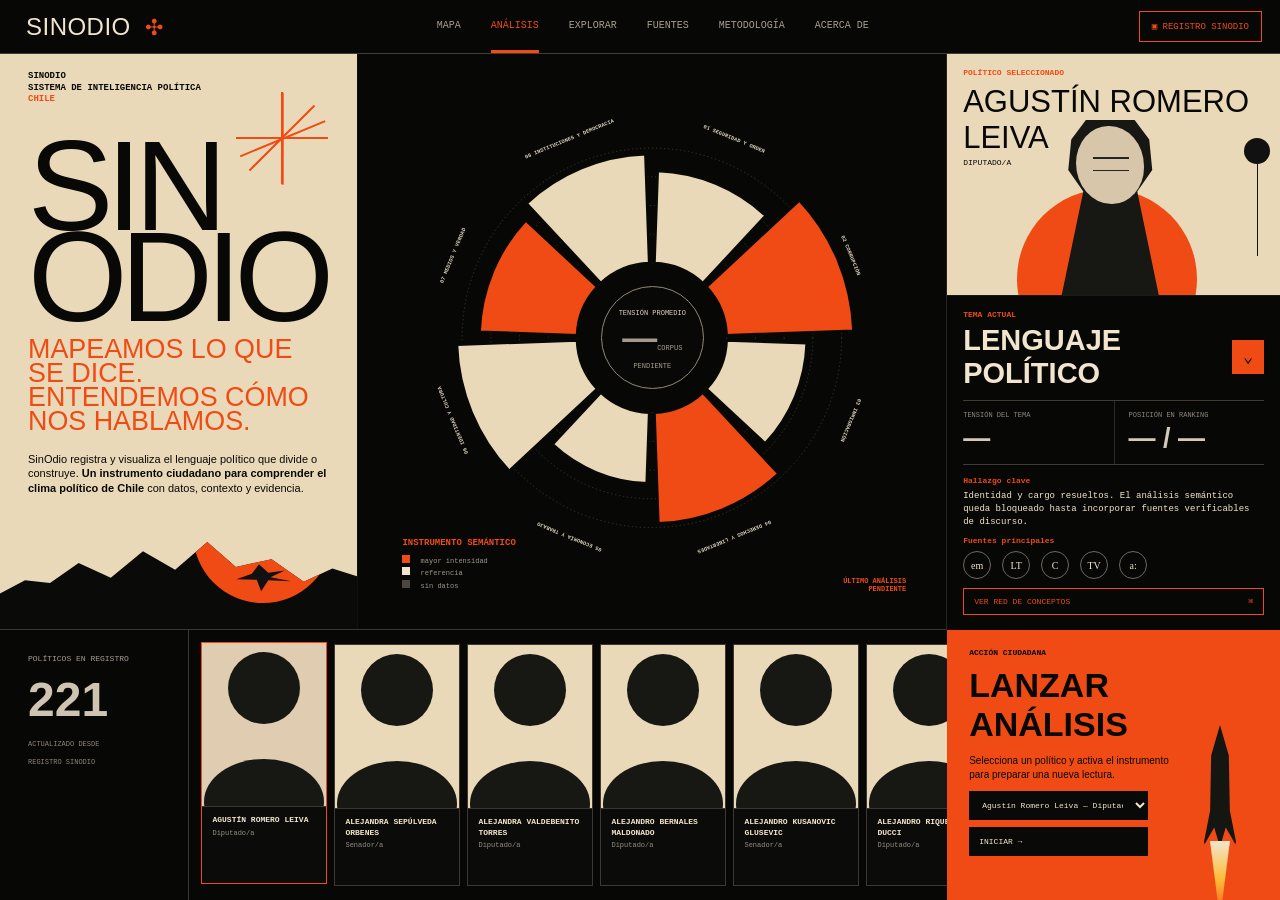
<file: sinodio-v2.html>
<!doctype html>
<html lang="es">
<head>
<meta charset="utf-8">
<meta name="viewport" content="width=device-width,initial-scale=1">
<title>SinOdio — Observatorio del lenguaje político</title>
<style>
:root{--orange:#f04b14;--orange2:#d63a09;--black:#080906;--cream:#ead9b8;--paper:#f2e5cd;--muted:#9e9587;--line:#39352e}
*{box-sizing:border-box}html,body{margin:0;min-height:100%;background:#050604;color:var(--paper);font-family:"Arial Narrow","Andale Mono","Courier New",monospace}button,select{font:inherit}.app{min-height:100vh;background:var(--black);overflow:hidden}.topbar{height:54px;background:#070805;border-bottom:1px solid #423d34;display:grid;grid-template-columns:28% 46% 26%;align-items:center}.top-logo{padding:0 26px;font-family:Impact,"Arial Black",sans-serif;font-size:24px;letter-spacing:.02em;color:var(--paper)}.top-logo i{color:var(--orange);font-style:normal;font-size:22px;margin-left:7px}.nav{height:100%;display:flex;align-items:center;justify-content:center;gap:30px;font-size:10px;text-transform:uppercase;color:#a89f90}.nav span{height:100%;display:flex;align-items:center;border-bottom:3px solid transparent;cursor:pointer}.nav span.active{color:var(--orange);border-color:var(--orange)}.register{justify-self:end;margin-right:18px;border:1px solid var(--orange);color:var(--orange);padding:9px 12px;font-size:9px;text-transform:uppercase}
.dashboard{height:calc(100vh - 54px);min-height:680px;display:grid;grid-template-columns:28% 46% 26%;grid-template-rows:68% 32%}.hero-left{grid-column:1;grid-row:1;background:var(--cream);color:var(--black);padding:17px 28px 0;position:relative;overflow:hidden;border-right:1px solid #111}.left-kicker{font-size:9px;font-weight:700;text-transform:uppercase;line-height:1.3}.left-kicker em{font-style:normal;color:var(--orange)}.sun{position:absolute;right:44px;top:52px;width:64px;height:64px}.sun:before,.sun:after{content:"";position:absolute;left:50%;top:-14px;height:92px;border-left:2px solid var(--orange)}.sun:after{transform:rotate(90deg)}.sun i,.sun i:before,.sun i:after{position:absolute;left:50%;top:-14px;height:92px;border-left:2px solid var(--orange);content:""}.sun i{transform:rotate(45deg)}.sun i:before{transform:rotate(22.5deg);left:-1px;top:0}.sun i:after{transform:rotate(-45deg);left:-1px;top:0}.brand{font-family:Impact,"Arial Black",sans-serif;font-size:clamp(78px,10vw,155px);line-height:.71;letter-spacing:-.055em;margin:35px 0 14px}.manifesto{font-family:Impact,"Arial Black",sans-serif;color:var(--orange);font-size:clamp(20px,2.1vw,34px);line-height:.9;text-transform:uppercase;max-width:330px}.desc{font-family:Arial,sans-serif;font-size:11px;line-height:1.35;max-width:315px;margin-top:18px}.desc b{font-weight:800}.terrain{position:absolute;left:0;right:0;bottom:0;height:23%;background:#0a0b08;clip-path:polygon(0 73%,7% 63%,14% 65%,22% 50%,31% 61%,40% 41%,49% 55%,58% 34%,66% 53%,76% 47%,85% 64%,93% 54%,100% 60%,100% 100%,0 100%)}.terrain:before{content:"";position:absolute;width:140px;height:140px;border-radius:50%;background:var(--orange);right:24px;top:22px;transform:translateY(-40%)}.bird{position:absolute;right:66px;bottom:38px;width:55px;height:30px;background:#111;clip-path:polygon(0 60%,28% 42%,41% 10%,58% 38%,88% 31%,62% 53%,100% 67%,58% 63%,45% 100%,37% 62%)}
.hero-center{grid-column:2;grid-row:1;background:#070805;position:relative;border-right:1px solid #27241f;overflow:hidden}.center-tabs{height:0}.dial-wrap{position:absolute;inset:10px 22px 18px;display:grid;place-items:center}.dial{width:min(86%,620px);aspect-ratio:1;position:relative;display:grid;place-items:center}.dial svg{width:100%;height:100%;overflow:visible;transition:transform 1.25s cubic-bezier(.18,.84,.22,1)}.dial.spin svg{transform:rotate(330deg)}.sector{cursor:pointer;transition:filter .18s,opacity .18s}.sector:hover{filter:brightness(1.28)}.dial-core{position:absolute;width:22%;aspect-ratio:1;border-radius:50%;background:#080906;border:1px solid #928777;display:grid;place-items:center;text-align:center;z-index:4}.dial-core small{font-size:7px;text-transform:uppercase;color:#ddd1bd}.dial-core b{font-family:Impact,"Arial Black",sans-serif;font-size:35px;color:#a59b8c;line-height:1;margin:3px 0}.dial-core span{font-size:7px;color:#a59b8c}.legend{position:absolute;left:22px;bottom:18px;font-size:7px;color:#9f9689;line-height:1.7}.legend b{color:var(--orange);font-size:9px;display:block;margin-bottom:3px}.legend i{display:inline-block;width:8px;height:8px;margin-right:6px;background:var(--orange)}.legend .cream{background:var(--paper)}.legend .dark{background:#4b4740}.last{position:absolute;right:18px;bottom:18px;color:var(--orange);font-size:7px;text-align:right;font-weight:700}.dial-label{fill:#ded2bf;font-size:8px;font-weight:700;letter-spacing:.02em}
.hero-right{grid-column:3;grid-row:1;background:var(--cream);color:var(--black);display:grid;grid-template-rows:42% 58%;overflow:hidden}.portrait-panel{position:relative;overflow:hidden;border-bottom:1px solid #191a16;padding:14px 16px}.portrait-label{font-size:8px;color:var(--orange);font-weight:700;text-transform:uppercase}.portrait-name{font-family:Impact,"Arial Black",sans-serif;font-size:31px;text-transform:uppercase;margin-top:7px}.portrait-role{font-size:8px;text-transform:uppercase;margin-top:2px}.portrait-disc{position:absolute;width:180px;height:180px;background:var(--orange);border-radius:50%;left:48%;bottom:-74px;transform:translateX(-50%)}.portrait-cutout{position:absolute;left:49%;bottom:-5px;transform:translateX(-50%);width:150px;height:180px;background:#171814;clip-path:polygon(34% 0,66% 0,76% 11%,78% 28%,68% 40%,83% 100%,17% 100%,32% 40%,22% 28%,24% 11%)}.portrait-cutout:before{content:"";position:absolute;width:68px;height:78px;border-radius:48% 52% 47% 53%;background:#d7c6aa;left:41px;top:6px}.portrait-cutout:after{content:"";position:absolute;width:36px;height:11px;border-top:2px solid #25251f;border-bottom:1px solid #25251f;left:58px;top:37px}.portrait-line{position:absolute;right:22px;top:92px;width:1px;height:110px;background:#12130f}.portrait-line:before{content:"";position:absolute;width:26px;height:26px;background:#111;border-radius:50%;left:-13px;top:-8px}.profile-panel{background:#070805;color:var(--paper);padding:14px 16px;display:flex;flex-direction:column}.topic-kicker{font-size:8px;color:var(--orange);text-transform:uppercase;font-weight:700}.topic-row{display:flex;justify-content:space-between;align-items:center;margin-top:5px;border-bottom:1px solid #3f3b35;padding-bottom:10px}.topic-row h2{font-family:Impact,"Arial Black",sans-serif;font-size:29px;margin:0;text-transform:uppercase}.topic-row button{background:var(--orange);border:0;width:34px;height:34px;font-size:17px}.metric-row{display:grid;grid-template-columns:1fr 1fr;border-bottom:1px solid #3f3b35}.metric{padding:10px 0}.metric+ .metric{border-left:1px solid #2f2b26;padding-left:14px}.metric small{display:block;color:#8e877d;font-size:7px;text-transform:uppercase}.metric strong{display:block;font-family:Impact,"Arial Black",sans-serif;font-size:27px;color:#d5c9b5;margin-top:4px}.finding{padding-top:10px;font-size:9px;line-height:1.45}.finding b{display:block;color:var(--orange);font-size:8px;margin-bottom:4px}.sources{margin-top:auto}.sources b{font-size:8px;color:var(--orange);display:block;margin-bottom:6px}.source-dots{display:flex;gap:11px}.source-dots span{width:28px;height:28px;border:1px solid #6f685e;border-radius:50%;display:grid;place-items:center;font-family:Georgia,serif;font-size:10px}.concept{margin-top:9px;border:1px solid var(--orange);color:var(--orange);padding:8px 10px;font-size:8px;display:flex;justify-content:space-between}
.bottom-left{grid-column:1/3;grid-row:2;background:#070805;border-top:1px solid #3b362f;display:grid;grid-template-columns:20% 80%;overflow:hidden}.stats{padding:18px 28px;border-right:1px solid #3b362f}.stats small{font-size:8px;color:#a49c8f;text-transform:uppercase}.stats strong{display:block;font-family:Impact,"Arial Black",sans-serif;font-size:48px;color:#cfc4b2;margin:6px 0}.stats span{font-size:7px;color:#8d8579;line-height:1.6}.carousel{display:flex;align-items:stretch;gap:7px;padding:14px 12px;overflow-x:auto}.card{min-width:126px;border:1px solid #3c3831;background:#0b0c09;cursor:pointer;display:grid;grid-template-rows:68% 32%;transition:.18s}.card.active,.card:hover{border-color:var(--orange);transform:translateY(-2px)}.card .photo{position:relative;background:var(--cream);overflow:hidden}.card .photo:before{content:"";position:absolute;width:72px;height:72px;border-radius:50%;background:#171814;left:50%;top:9px;transform:translateX(-50%)}.card .photo:after{content:"";position:absolute;width:120px;height:85px;border-radius:50%;background:#171814;left:50%;bottom:-38px;transform:translateX(-50%)}.card.active .photo{background:#e0ccb0}.card-info{padding:8px 10px;border-top:1px solid #3b362f}.card-info b{display:block;font-size:8px;text-transform:uppercase;line-height:1.3}.card-info small{display:block;font-size:7px;color:#958e83;margin-top:3px}.bottom-right{grid-column:3;grid-row:2;background:var(--orange);color:var(--black);border-top:1px solid #090a08;padding:18px 22px;position:relative;overflow:hidden}.action-kicker{font-size:8px;font-weight:700;text-transform:uppercase}.bottom-right h3{font-family:Impact,"Arial Black",sans-serif;font-size:34px;text-transform:uppercase;margin:9px 0 7px}.bottom-right p{font-family:Arial,sans-serif;font-size:10px;line-height:1.35;max-width:220px}.bottom-right select{width:62%;background:#090a08;color:var(--paper);border:0;padding:9px;font-size:8px}.bottom-right button{display:block;width:62%;background:#090a08;color:var(--paper);border:0;padding:10px;text-align:left;margin-top:7px;font-size:8px;cursor:pointer}.rocket{position:absolute;right:28px;bottom:0;width:64px;height:175px}.rocket:before{content:"";position:absolute;width:34px;height:122px;background:#151611;border-radius:50% 50% 12% 12%;left:15px;top:0;clip-path:polygon(50% 0,76% 25%,79% 70%,100% 100%,67% 84%,50% 100%,33% 84%,0 100%,21% 70%,24% 25%)}.rocket:after{content:"";position:absolute;left:22px;top:116px;width:20px;height:78px;background:linear-gradient(var(--paper),#ffbb36,var(--orange));clip-path:polygon(50% 100%,0 0,100% 0)}
@media(max-width:1000px){.topbar{grid-template-columns:1fr auto}.nav{display:none}.dashboard{height:auto;grid-template-columns:1fr;grid-template-rows:auto}.hero-left,.hero-center,.hero-right,.bottom-left,.bottom-right{grid-column:1;grid-row:auto;min-height:600px}.bottom-left{grid-template-columns:1fr}.carousel{min-height:210px}.bottom-right{min-height:300px}}
</style>
</head>
<body>
<div class="app">
<header class="topbar"><div class="top-logo">SINODIO <i>✣</i></div><nav class="nav"><span>Mapa</span><span class="active">Análisis</span><span>Explorar</span><span>Fuentes</span><span>Metodología</span><span>Acerca de</span></nav><div class="register">▣ Registro SinOdio</div></header>
<main class="dashboard">
<section class="hero-left"><div class="left-kicker">SINODIO<br>Sistema de inteligencia política<br><em>Chile</em></div><div class="sun"><i></i></div><div class="brand">SIN<br>ODIO</div><div class="manifesto">Mapeamos lo que se dice. Entendemos cómo nos hablamos.</div><div class="desc">SinOdio registra y visualiza el lenguaje político que divide o construye. <b>Un instrumento ciudadano para comprender el clima político de Chile</b> con datos, contexto y evidencia.</div><div class="terrain"></div><div class="bird"></div></section>
<section class="hero-center"><div class="dial-wrap"><div class="dial" id="dial"><svg viewBox="0 0 700 700" id="dialSvg"></svg><div class="dial-core"><div><small>Tensión promedio</small><b id="coreScore">—</b><span id="coreState">sin corpus</span></div></div></div><div class="legend"><b id="dimension">INSTRUMENTO SEMÁNTICO</b><div><i></i> mayor intensidad</div><div><i class="cream"></i> referencia</div><div><i class="dark"></i> sin datos</div></div><div class="last">ÚLTIMO ANÁLISIS<br><span id="lastDate">PENDIENTE</span></div></div></section>
<section class="hero-right"><div class="portrait-panel"><div class="portrait-label">Político seleccionado</div><div class="portrait-name" id="actorName">—</div><div class="portrait-role" id="actorRole">Selecciona una persona</div><div class="portrait-disc"></div><div class="portrait-cutout"></div><div class="portrait-line"></div></div><div class="profile-panel"><div class="topic-kicker">Tema actual</div><div class="topic-row"><h2 id="topicName">Lenguaje político</h2><button>⌄</button></div><div class="metric-row"><div class="metric"><small>Tensión del tema</small><strong id="actorScore">—</strong></div><div class="metric"><small>Posición en ranking</small><strong>— / —</strong></div></div><div class="finding"><b>Hallazgo clave</b><span id="actorText">El registro está conectado. El análisis semántico permanece bloqueado hasta incorporar un corpus verificable.</span></div><div class="sources"><b>Fuentes principales</b><div class="source-dots"><span>em</span><span>LT</span><span>C</span><span>TV</span><span>a:</span></div><div class="concept"><span>VER RED DE CONCEPTOS</span><span>⌘</span></div></div></div></section>
<section class="bottom-left"><div class="stats"><small>Políticos en registro</small><strong id="total">—</strong><span>ACTUALIZADO DESDE<br>REGISTRO SINODIO</span></div><div class="carousel" id="carousel"></div></section>
<section class="bottom-right"><div class="action-kicker">Acción ciudadana</div><h3>Lanzar análisis</h3><p>Selecciona un político y activa el instrumento para preparar una nueva lectura.</p><select id="actorSelect"></select><button id="launch">INICIAR →</button><div class="rocket"></div></section>
</main></div>
<script>
async function boot(){
 const txt=await fetch('sinodio.html',{cache:'no-store'}).then(r=>r.text());
 const take=n=>{const m=txt.match(new RegExp('const\\s+'+n+'\\s*=\\s*(\\[.*?\\]);','s'));return m?Function('return '+m[1])():[]};
 const all=[...take('DIPUTADOS'),...take('SENADORES'),...take('GOBIERNO')].sort((a,b)=>a.nombre_completo.localeCompare(b.nombre_completo,'es'));
 const $=id=>document.getElementById(id);$('total').textContent=all.length;
 all.forEach((p,i)=>{const o=document.createElement('option');o.value=i;o.textContent=p.nombre_completo+' — '+p.cargo;$('actorSelect').appendChild(o)});
 const featured=all.slice(0,7);featured.forEach((p,k)=>{const c=document.createElement('div');c.className='card';c.innerHTML='<div class="photo"></div><div class="card-info"><b>'+p.nombre_completo+'</b><small>'+p.cargo+'</small></div>';c.onclick=()=>select(all.indexOf(p),c);$('carousel').appendChild(c)});
 const cats=['Seguridad y orden','Corrupción','Inmigración','Derechos y libertades','Economía y trabajo','Identidad y cultura','Medios y verdad','Instituciones y democracia'];
 const desc=['Seguridad y orden público','Integridad y corrupción','Migración y fronteras','Derechos, libertades y garantías','Economía, empleo y bienestar','Identidad, cultura y pertenencia','Medios, información y verdad','Instituciones, democracia y legitimidad'];
 const lengths=[250,302,232,278,218,292,258,275],fills=['#ead9b8','#f04b14','#ead9b8','#f04b14','#ead9b8','#ead9b8','#f04b14','#ead9b8'];
 const svg=$('dialSvg'),NS='http://www.w3.org/2000/svg';function pt(r,a){const x=a*Math.PI/180;return[350+r*Math.cos(x),350+r*Math.sin(x)]}function wedge(r0,r1,a0,a1){const a=pt(r0,a0),b=pt(r1,a0),c=pt(r1,a1),d=pt(r0,a1);return`M${a[0]},${a[1]}L${b[0]},${b[1]}A${r1},${r1} 0 0 1 ${c[0]},${c[1]}L${d[0]},${d[1]}A${r0},${r0} 0 0 0 ${a[0]},${a[1]}Z`}
 [112,155,198,241,284].forEach(r=>{const c=document.createElementNS(NS,'circle');c.setAttribute('cx',350);c.setAttribute('cy',350);c.setAttribute('r',r);c.setAttribute('fill','none');c.setAttribute('stroke','#4a463f');c.setAttribute('stroke-width','1');c.setAttribute('stroke-dasharray','2 4');svg.appendChild(c)});
 cats.forEach((cat,i)=>{const a0=-90+i*45+2,a1=-90+(i+1)*45-2,p=document.createElementNS(NS,'path');p.setAttribute('d',wedge(112,lengths[i],a0,a1));p.setAttribute('fill',fills[i]);p.setAttribute('stroke','#080906');p.setAttribute('stroke-width','4');p.setAttribute('class','sector');p.onclick=()=>{document.getElementById('dimension').textContent=('0'+(i+1)).slice(-2)+' · '+cat.toUpperCase();document.getElementById('topicName').textContent=cat;document.getElementById('actorText').textContent=desc[i]+'. El puntaje real aparecerá sólo con corpus verificable.';svg.style.transform=`rotate(${-(i*45)+20}deg)`};svg.appendChild(p);const mid=(a0+a1)/2,q=pt(320,mid),t=document.createElementNS(NS,'text');t.setAttribute('x',q[0]);t.setAttribute('y',q[1]);t.setAttribute('text-anchor','middle');t.setAttribute('class','dial-label');t.setAttribute('transform',`rotate(${mid+90} ${q[0]} ${q[1]})`);t.textContent=('0'+(i+1)).slice(-2)+' '+cat.toUpperCase();svg.appendChild(t)});
 function select(i,card){$('actorSelect').value=i;const p=all[i];$('actorName').textContent=p.nombre_completo;$('actorRole').textContent=p.cargo;$('actorScore').textContent='—';$('coreScore').textContent='—';$('coreState').textContent='CORPUS PENDIENTE';$('actorText').textContent='Identidad y cargo resueltos. El análisis semántico queda bloqueado hasta incorporar fuentes verificables de discurso.';document.querySelectorAll('.card').forEach(x=>x.classList.remove('active'));if(card)card.classList.add('active')}
 function launch(){select(+$('actorSelect').value);$('dial').classList.remove('spin');void $('dial').offsetWidth;$('dial').classList.add('spin');$('dimension').textContent='PROCESANDO ACTOR';$('lastDate').textContent='AHORA';setTimeout(()=>{$('dimension').textContent='INSTRUMENTO PREPARADO'},1200)}
 $('actorSelect').onchange=()=>select(+$('actorSelect').value);$('launch').onclick=launch;select(0,document.querySelector('.card'))
}
boot().catch(e=>console.error(e));
</script>
</body></html>
</file>
